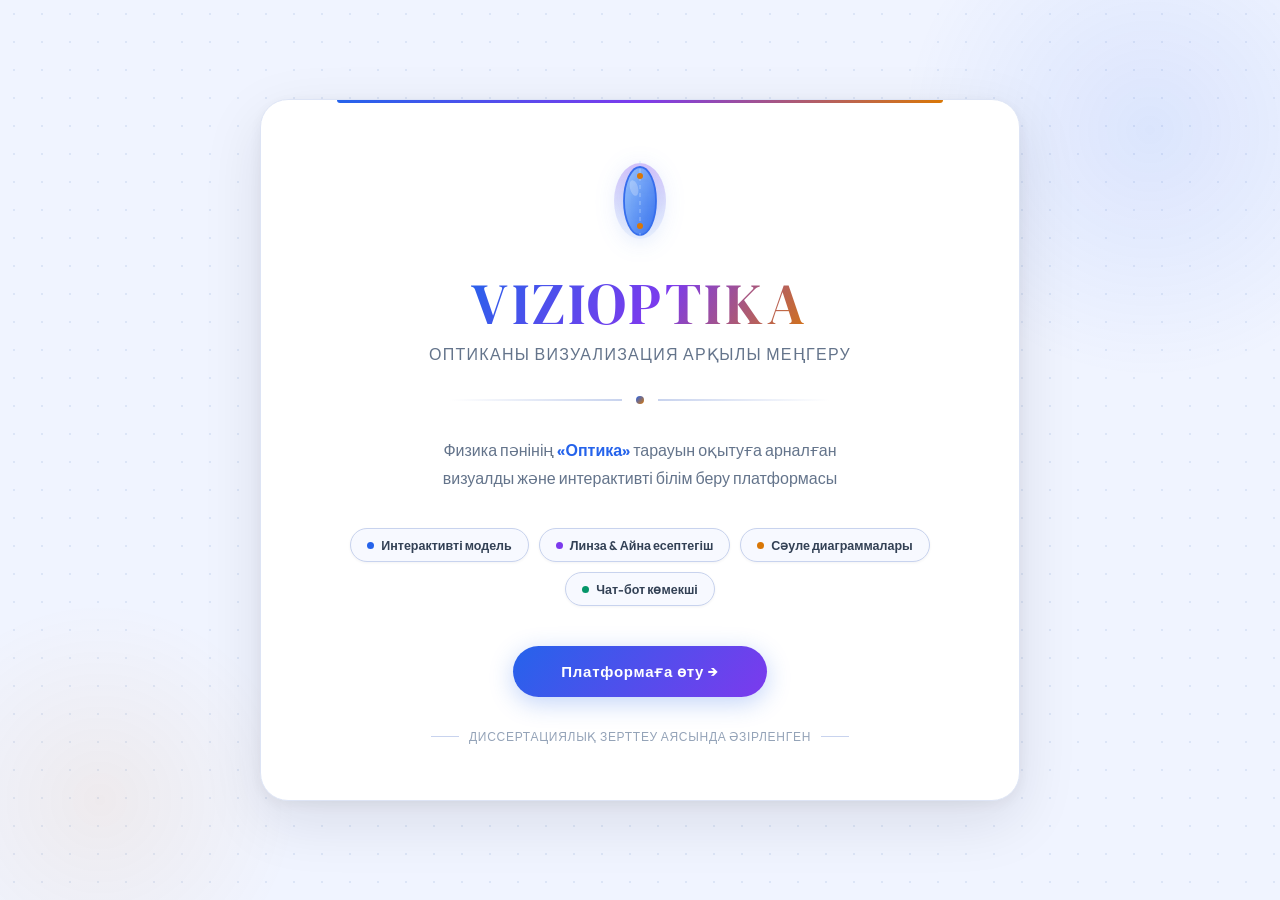
<file: index.html>
<!DOCTYPE html>
<html lang="kk">

<head>
    <meta charset="UTF-8">
    <meta name="viewport" content="width=device-width, initial-scale=1.0">
    <title>VIZIOPTIKA</title>
    <link
        href="https://fonts.googleapis.com/css2?family=Outfit:wght@300;400;500;600;700;800&family=DM+Serif+Display:ital@0;1&display=swap"
        rel="stylesheet">
    <style>
        /* ── VARIABLES (same as main site) ─────────────────────────────────────── */
        :root {
            --bg: #f0f4ff;
            --card: #ffffff;
            --card2: #f7f9ff;
            --border: #dde4f5;
            --border2: #c8d3ee;
            --primary: #2563eb;
            --primary-lt: #dbeafe;
            --accent: #d97706;
            --accent-lt: #fef3c7;
            --purple: #7c3aed;
            --text: #0f172a;
            --text2: #334155;
            --muted: #64748b;
            --muted2: #94a3b8;
            --shadow: 0 4px 16px rgba(15, 23, 42, .08), 0 1px 4px rgba(15, 23, 42, .04);
            --shadow-lg: 0 20px 60px rgba(15, 23, 42, .10), 0 4px 16px rgba(15, 23, 42, .06);
            --shadow-blue: 0 6px 24px rgba(37, 99, 235, .18);
        }

        *,
        *::before,
        *::after {
            box-sizing: border-box;
            margin: 0;
            padding: 0;
        }

        html {
            scroll-behavior: smooth;
        }

        body {
            font-family: 'Outfit', sans-serif;
            background: var(--bg);
            color: var(--text);
            min-height: 100vh;
            display: flex;
            align-items: center;
            justify-content: center;
            padding: 24px 16px;
            -webkit-font-smoothing: antialiased;
            position: relative;
            overflow-x: hidden;
        }

        /* Dot-grid background — same as main site */
        body::before {
            content: '';
            position: fixed;
            inset: 0;
            background-image: radial-gradient(circle, #b8c8e8 1px, transparent 1px);
            background-size: 28px 28px;
            opacity: .35;
            pointer-events: none;
            z-index: 0;
        }

        /* Colour blob top-right — same as main site */
        body::after {
            content: '';
            position: fixed;
            top: -120px;
            right: -120px;
            width: 500px;
            height: 500px;
            background: radial-gradient(circle, rgba(37, 99, 235, .10) 0%, transparent 70%);
            pointer-events: none;
            z-index: 0;
        }

        /* Second blob bottom-left */
        .blob2 {
            position: fixed;
            bottom: -100px;
            left: -100px;
            width: 400px;
            height: 400px;
            background: radial-gradient(circle, rgba(217, 119, 6, .07) 0%, transparent 70%);
            pointer-events: none;
            z-index: 0;
        }

        /* ── CARD ───────────────────────────────────────────────────────────────── */
        .title-card {
            position: relative;
            z-index: 1;
            max-width: 760px;
            width: 100%;
            background: var(--card);
            border: 1.5px solid var(--border);
            border-radius: 28px;
            padding: 56px 52px;
            box-shadow: var(--shadow-lg);
            text-align: center;
            animation: fadeUp .6s ease both;
        }

        /* Subtle top accent line */
        .title-card::before {
            content: '';
            position: absolute;
            top: 0;
            left: 10%;
            right: 10%;
            height: 3px;
            background: linear-gradient(90deg, var(--primary), var(--purple), var(--accent));
            border-radius: 0 0 4px 4px;
        }

        /* ── LENS ICON ──────────────────────────────────────────────────────────── */
        .lens-icon {
            display: flex;
            justify-content: center;
            margin-bottom: 28px;
        }

        .lens-icon svg {
            filter: drop-shadow(0 4px 12px rgba(37, 99, 235, .20));
            animation: pulse 3s ease-in-out infinite;
        }

        @keyframes pulse {

            0%,
            100% {
                transform: scale(1);
            }

            50% {
                transform: scale(1.04);
            }
        }

        /* ── TITLE ──────────────────────────────────────────────────────────────── */
        .project {
            font-family: 'DM Serif Display', serif;
            font-size: clamp(2.4rem, 7vw, 3.6rem);
            font-weight: 400;
            letter-spacing: .06em;
            color: var(--text);
            margin-bottom: 10px;
            line-height: 1.05;
        }

        .project .grad {
            background: linear-gradient(125deg, var(--primary) 0%, var(--purple) 55%, var(--accent) 100%);
            -webkit-background-clip: text;
            -webkit-text-fill-color: transparent;
            background-clip: text;
        }

        .tagline {
            font-size: 1rem;
            font-weight: 500;
            color: var(--muted);
            letter-spacing: .08em;
            text-transform: uppercase;
            margin-bottom: 32px;
        }

        /* ── DIVIDER ────────────────────────────────────────────────────────────── */
        .divider {
            display: flex;
            align-items: center;
            gap: 14px;
            margin: 0 auto 32px;
            max-width: 380px;
        }

        .divider-line {
            flex: 1;
            height: 1.5px;
            background: linear-gradient(90deg, transparent, var(--border2));
        }

        .divider-line.right {
            background: linear-gradient(90deg, var(--border2), transparent);
        }

        .divider-dot {
            width: 8px;
            height: 8px;
            border-radius: 50%;
            background: linear-gradient(135deg, var(--primary), var(--accent));
            flex-shrink: 0;
        }

        /* ── DESCRIPTION ────────────────────────────────────────────────────────── */
        .description {
            font-size: 1rem;
            line-height: 1.75;
            color: var(--muted);
            margin-bottom: 36px;
            max-width: 520px;
            margin-left: auto;
            margin-right: auto;
        }

        .description b {
            color: var(--primary);
            font-weight: 700;
        }

        /* ── FEATURE PILLS ──────────────────────────────────────────────────────── */
        .features {
            display: flex;
            flex-wrap: wrap;
            gap: 10px;
            justify-content: center;
            margin-bottom: 40px;
        }

        .feat-chip {
            display: flex;
            align-items: center;
            gap: 7px;
            padding: 8px 16px;
            border-radius: 20px;
            border: 1.5px solid var(--border2);
            background: var(--card2);
            font-size: 12.5px;
            font-weight: 600;
            color: var(--text2);
            box-shadow: 0 1px 3px rgba(15, 23, 42, .05);
        }

        .feat-chip .dot {
            width: 7px;
            height: 7px;
            border-radius: 50%;
            flex-shrink: 0;
        }

        /* ── BUTTON ─────────────────────────────────────────────────────────────── */
        .action-btn {
            display: inline-block;
            padding: 16px 48px;
            border-radius: 50px;
            background: linear-gradient(130deg, var(--primary) 0%, var(--purple) 100%);
            color: #fff;
            font-size: 15px;
            font-family: 'Outfit', sans-serif;
            font-weight: 700;
            letter-spacing: .05em;
            text-decoration: none;
            box-shadow: 0 6px 24px rgba(37, 99, 235, .28);
            transition: transform .2s, box-shadow .2s, opacity .2s;
            margin-bottom: 32px;
        }

        .action-btn:hover {
            transform: translateY(-3px);
            box-shadow: 0 12px 36px rgba(37, 99, 235, .38);
            opacity: .94;
        }

        .action-btn:active {
            transform: translateY(0);
        }

        /* ── FOOTER ─────────────────────────────────────────────────────────────── */
        .footer {
            font-size: 12px;
            color: var(--muted2);
            letter-spacing: .06em;
            text-transform: uppercase;
            font-weight: 500;
            display: flex;
            align-items: center;
            justify-content: center;
            gap: 10px;
        }

        .footer::before,
        .footer::after {
            content: '';
            width: 28px;
            height: 1px;
            background: var(--border2);
        }

        /* ── ANIMATIONS ─────────────────────────────────────────────────────────── */
        @keyframes fadeUp {
            from {
                opacity: 0;
                transform: translateY(20px);
            }

            to {
                opacity: 1;
                transform: translateY(0);
            }
        }

        /* ── RESPONSIVE ─────────────────────────────────────────────────────────── */
        @media (max-width: 600px) {
            .title-card {
                padding: 40px 24px;
                border-radius: 22px;
            }

            .project {
                font-size: 2.1rem;
            }

            .tagline {
                font-size: .9rem;
            }

            .description {
                font-size: .95rem;
            }

            .action-btn {
                padding: 14px 36px;
                font-size: 14px;
            }

            .features {
                gap: 8px;
            }

            .feat-chip {
                font-size: 12px;
                padding: 7px 13px;
            }
        }
    </style>
</head>

<body>

    <div class="blob2"></div>

    <div class="title-card">

        <!-- Lens SVG icon -->
        <div class="lens-icon">
            <svg width="72" height="90" viewBox="0 0 72 90">
                <defs>
                    <linearGradient id="lg" x1="0%" y1="0%" x2="100%" y2="100%">
                        <stop offset="0%" style="stop-color:#93c5fd" />
                        <stop offset="100%" style="stop-color:#2563eb" />
                    </linearGradient>
                    <linearGradient id="lg2" x1="0%" y1="0%" x2="0%" y2="100%">
                        <stop offset="0%" style="stop-color:#7c3aed;stop-opacity:.3" />
                        <stop offset="100%" style="stop-color:#2563eb;stop-opacity:.05" />
                    </linearGradient>
                </defs>
                <!-- Glow ellipse -->
                <ellipse cx="36" cy="45" rx="26" ry="38" fill="url(#lg2)" />
                <!-- Lens body -->
                <ellipse cx="36" cy="45" rx="16" ry="34" fill="url(#lg)" stroke="#2563eb" stroke-width="1.8"
                    opacity=".9" />
                <!-- Shine -->
                <ellipse cx="30" cy="32" rx="4" ry="8" fill="white" opacity=".25" transform="rotate(-15 30 32)" />
                <!-- Optical axis -->
                <line x1="36" y1="5" x2="36" y2="85" stroke="#bfdbfe" stroke-width="1" stroke-dasharray="4,4"
                    opacity=".6" />
                <!-- Focal point dots -->
                <circle cx="36" cy="20" r="3" fill="#d97706" />
                <circle cx="36" cy="70" r="3" fill="#d97706" />
            </svg>
        </div>

        <!-- Title -->
        <div class="project"><span class="grad">VIZIOPTIKA</span></div>
        <div class="tagline">Оптиканы визуализация арқылы меңгеру</div>

        <!-- Divider -->
        <div class="divider">
            <div class="divider-line"></div>
            <div class="divider-dot"></div>
            <div class="divider-line right"></div>
        </div>

        <!-- Description -->
        <div class="description">
            Физика пәнінің <b>«Оптика»</b> тарауын оқытуға арналған<br>
            визуалды және интерактивті білім беру платформасы
        </div>

        <!-- Feature chips -->
        <div class="features">
            <div class="feat-chip">
                <div class="dot" style="background:#2563eb"></div>
                Интерактивті модель
            </div>
            <div class="feat-chip">
                <div class="dot" style="background:#7c3aed"></div>
                Линза & Айна есептегіш
            </div>
            <div class="feat-chip">
                <div class="dot" style="background:#d97706"></div>
                Сәуле диаграммалары
            </div>
            <div class="feat-chip">
                <div class="dot" style="background:#059669"></div>
                Чат-бот көмекші
            </div>
        </div>

        <!-- CTA -->
        <div>
            <a href="graphic.html" class="action-btn">Платформаға өту →</a>
        </div>

        <!-- Footer -->
        <div class="footer">Диссертациялық зерттеу аясында әзірленген</div>

    </div>
</body>

</html>
</file>
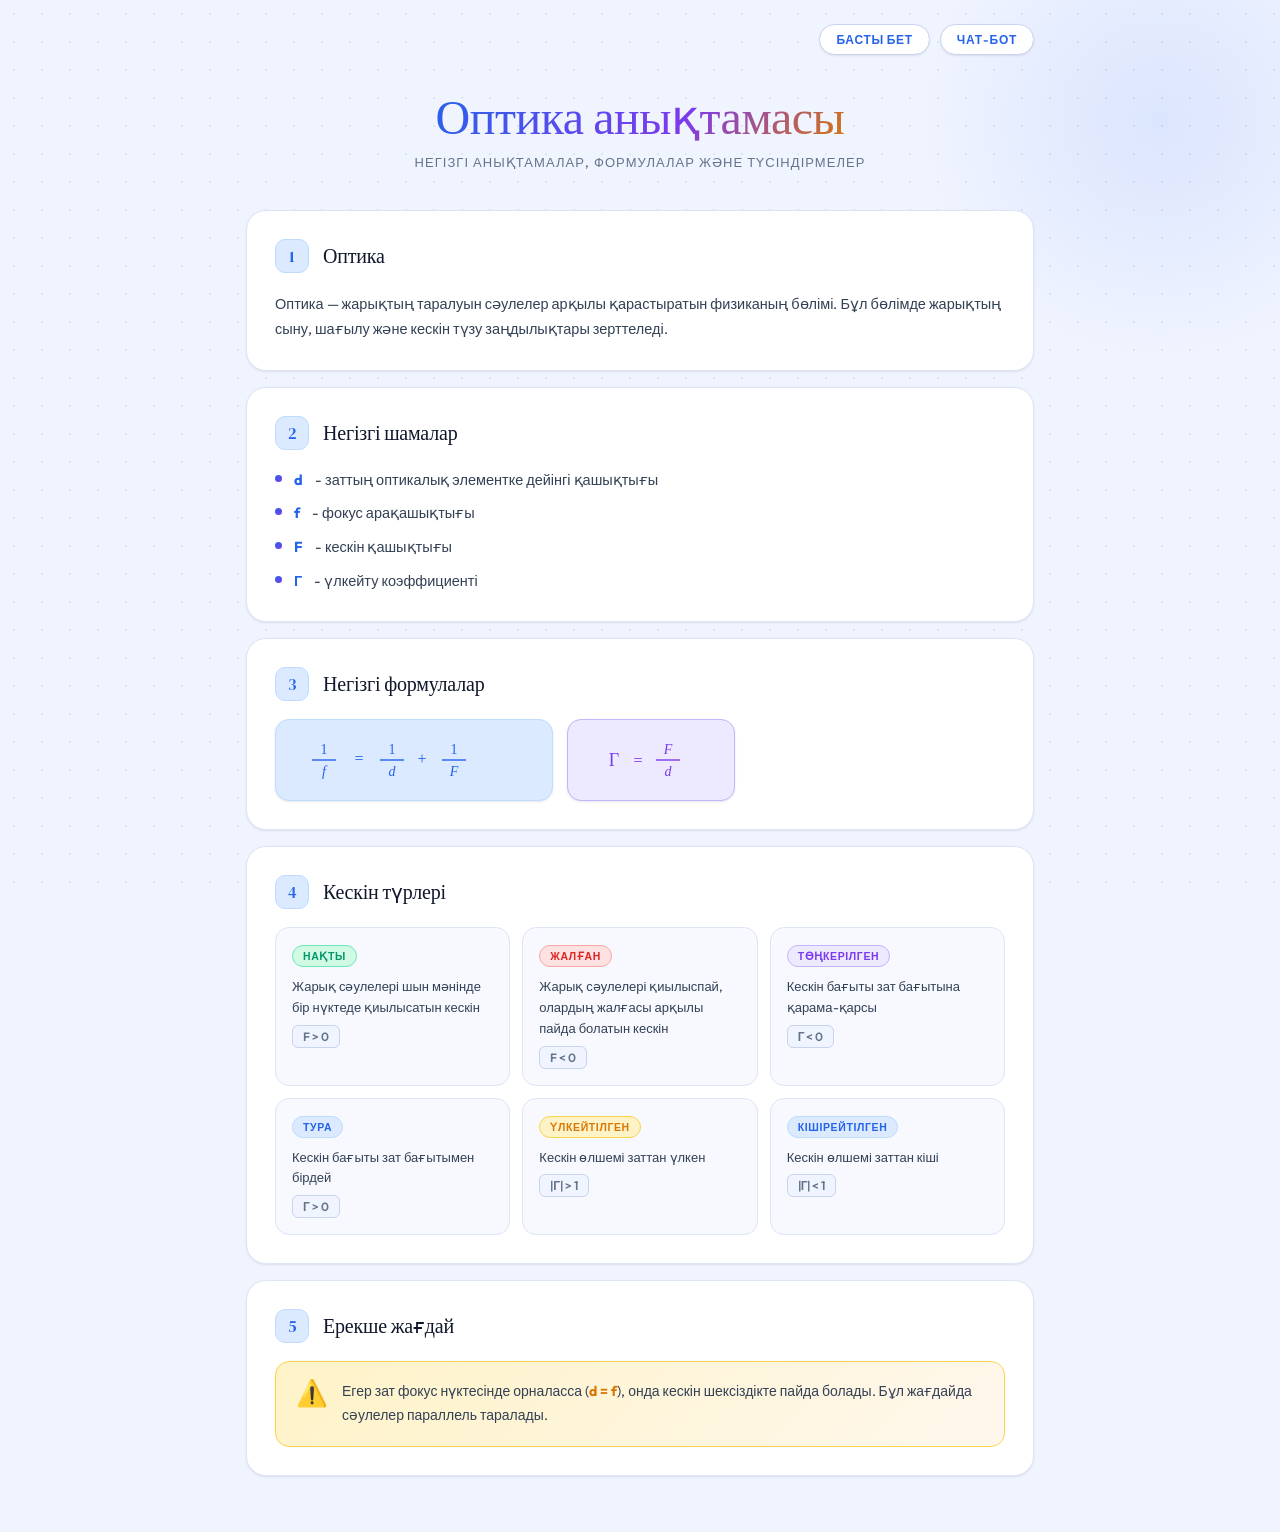
<file: anyqtama.html>
<!DOCTYPE html>
<html lang="kk">

<head>
    <meta charset="UTF-8">
    <meta name="viewport" content="width=device-width, initial-scale=1.0">
    <title>Анықтама – Оптика</title>
    <link
        href="https://fonts.googleapis.com/css2?family=Outfit:wght@300;400;500;600;700;800&family=DM+Serif+Display:ital@0;1&display=swap"
        rel="stylesheet">

    <style>
        /* ── VARIABLES ──────────────────────────────────────────────────────────── */
        :root {
            --bg: #f0f4ff;
            --card: #ffffff;
            --card2: #f7f9ff;
            --border: #dde4f5;
            --border2: #c8d3ee;
            --primary: #2563eb;
            --primary-lt: #dbeafe;
            --accent: #d97706;
            --accent-lt: #fef3c7;
            --green: #059669;
            --green-lt: #d1fae5;
            --purple: #7c3aed;
            --purple-lt: #ede9fe;
            --text: #0f172a;
            --text2: #334155;
            --muted: #64748b;
            --muted2: #94a3b8;
            --shadow-sm: 0 1px 3px rgba(15, 23, 42, .06), 0 1px 2px rgba(15, 23, 42, .04);
            --shadow: 0 4px 16px rgba(15, 23, 42, .08), 0 1px 4px rgba(15, 23, 42, .04);
            --shadow-blue: 0 6px 24px rgba(37, 99, 235, .15);
        }

        *,
        *::before,
        *::after {
            box-sizing: border-box;
            margin: 0;
            padding: 0;
        }

        html {
            scroll-behavior: smooth;
        }

        body {
            font-family: 'Outfit', sans-serif;
            background: var(--bg);
            color: var(--text);
            min-height: 100vh;
            -webkit-font-smoothing: antialiased;
            position: relative;
        }

        /* Dot-grid */
        body::before {
            content: '';
            position: fixed;
            inset: 0;
            background-image: radial-gradient(circle, #b8c8e8 1px, transparent 1px);
            background-size: 28px 28px;
            opacity: .35;
            pointer-events: none;
            z-index: 0;
        }

        /* Colour blob */
        body::after {
            content: '';
            position: fixed;
            top: -120px;
            right: -120px;
            width: 480px;
            height: 480px;
            background: radial-gradient(circle, rgba(37, 99, 235, .10) 0%, transparent 70%);
            pointer-events: none;
            z-index: 0;
        }

        /* ── LAYOUT ─────────────────────────────────────────────────────────────── */
        .wrapper {
            max-width: 820px;
            margin: 0 auto;
            padding: 24px 16px 56px;
            position: relative;
            z-index: 1;
        }

        /* ── NAV ────────────────────────────────────────────────────────────────── */
        .nav {
            display: flex;
            justify-content: flex-end;
            gap: 10px;
            margin-bottom: 36px;
            flex-wrap: wrap;
        }

        .nav a {
            color: var(--primary);
            text-decoration: none;
            font-size: 12px;
            font-weight: 600;
            letter-spacing: .06em;
            text-transform: uppercase;
            padding: 7px 16px;
            border: 1.5px solid var(--border2);
            border-radius: 30px;
            background: var(--card);
            box-shadow: var(--shadow-sm);
            transition: all .2s;
        }

        .nav a:hover {
            border-color: var(--primary);
            background: var(--primary-lt);
            transform: translateY(-1px);
            box-shadow: var(--shadow-blue);
        }

        /* ── PAGE HEADER ────────────────────────────────────────────────────────── */
        .page-header {
            text-align: center;
            margin-bottom: 40px;
            animation: fadeDown .5s ease both;
        }

        .page-header h1 {
            font-family: 'DM Serif Display', serif;
            font-size: clamp(2rem, 5vw, 3rem);
            font-weight: 400;
            color: var(--text);
            line-height: 1.1;
            letter-spacing: -.01em;
            margin-bottom: 10px;
        }

        .page-header h1 span {
            background: linear-gradient(125deg, var(--primary) 0%, var(--purple) 60%, var(--accent) 100%);
            -webkit-background-clip: text;
            -webkit-text-fill-color: transparent;
            background-clip: text;
        }

        .page-header .subtitle {
            color: var(--muted);
            font-size: 13px;
            letter-spacing: .08em;
            text-transform: uppercase;
            font-weight: 500;
        }

        /* ── SECTIONS ───────────────────────────────────────────────────────────── */
        .sections {
            display: flex;
            flex-direction: column;
            gap: 16px;
        }

        .section {
            background: var(--card);
            border: 1.5px solid var(--border);
            border-radius: 20px;
            padding: 28px 28px;
            box-shadow: var(--shadow-sm);
            animation: fadeUp .45s ease both;
            transition: box-shadow .2s;
        }

        .section:hover {
            box-shadow: var(--shadow);
        }

        /* stagger */
        .section:nth-child(1) {
            animation-delay: .08s;
        }

        .section:nth-child(2) {
            animation-delay: .14s;
        }

        .section:nth-child(3) {
            animation-delay: .20s;
        }

        .section:nth-child(4) {
            animation-delay: .26s;
        }

        .section:nth-child(5) {
            animation-delay: .32s;
        }

        /* Section number + title row */
        .section-head {
            display: flex;
            align-items: center;
            gap: 14px;
            margin-bottom: 18px;
        }

        .section-num {
            width: 34px;
            height: 34px;
            border-radius: 10px;
            background: var(--primary-lt);
            border: 1.5px solid #bfdbfe;
            color: var(--primary);
            font-family: 'DM Serif Display', serif;
            font-size: 1rem;
            display: flex;
            align-items: center;
            justify-content: center;
            flex-shrink: 0;
            font-weight: 400;
        }

        .section h2 {
            font-family: 'DM Serif Display', serif;
            font-size: 1.25rem;
            font-weight: 400;
            color: var(--text);
            letter-spacing: -.01em;
        }

        /* Body text */
        .section p {
            font-size: 14.5px;
            line-height: 1.75;
            color: var(--text2);
        }

        /* ── LIST ───────────────────────────────────────────────────────────────── */
        .list {
            list-style: none;
            display: flex;
            flex-direction: column;
            gap: 10px;
        }

        .list li {
            display: flex;
            align-items: flex-start;
            gap: 12px;
            font-size: 14.5px;
            line-height: 1.65;
            color: var(--text2);
        }

        .list li::before {
            content: '';
            width: 7px;
            height: 7px;
            border-radius: 50%;
            background: linear-gradient(135deg, var(--primary), var(--purple));
            flex-shrink: 0;
            margin-top: 7px;
        }

        .list li b {
            color: var(--primary);
            font-weight: 700;
        }

        /* ── FORMULA PILLS ──────────────────────────────────────────────────────── */
        .formula-row {
            display: flex;
            flex-wrap: wrap;
            gap: 14px;
            margin-top: 6px;
        }

        .formula-pill {
            display: inline-flex;
            align-items: center;
            justify-content: center;
            padding: 14px 28px;
            background: var(--primary-lt);
            border: 1.5px solid #bfdbfe;
            border-radius: 14px;
            color: var(--primary);
            font-size: 1.1rem;
            box-shadow: var(--shadow-sm);
            min-height: 60px;
        }

        .formula-pill.gamma {
            background: var(--purple-lt);
            border-color: #c4b5fd;
            color: var(--purple);
        }



        /* ── IMAGE TYPE CARDS (section 4) ───────────────────────────────────────── */
        .img-types {
            display: grid;
            grid-template-columns: repeat(auto-fit, minmax(200px, 1fr));
            gap: 12px;
        }

        .img-type-card {
            background: var(--card2);
            border: 1.5px solid var(--border);
            border-radius: 14px;
            padding: 16px 16px;
            transition: box-shadow .2s, transform .2s;
        }

        .img-type-card:hover {
            box-shadow: var(--shadow);
            transform: translateY(-2px);
        }

        .img-type-card .badge {
            display: inline-block;
            font-size: 10.5px;
            font-weight: 700;
            letter-spacing: .06em;
            text-transform: uppercase;
            padding: 3px 10px;
            border-radius: 20px;
            margin-bottom: 9px;
        }

        .badge-green {
            background: var(--green-lt);
            color: var(--green);
            border: 1px solid #6ee7b7;
        }

        .badge-red {
            background: #fee2e2;
            color: #dc2626;
            border: 1px solid #fca5a5;
        }

        .badge-blue {
            background: var(--primary-lt);
            color: var(--primary);
            border: 1px solid #bfdbfe;
        }

        .badge-purple {
            background: var(--purple-lt);
            color: var(--purple);
            border: 1px solid #c4b5fd;
        }

        .badge-amber {
            background: var(--accent-lt);
            color: var(--accent);
            border: 1px solid #fcd34d;
        }

        .img-type-card p {
            font-size: 13px;
            line-height: 1.6;
            color: var(--text2);
        }

        .img-type-card p b {
            color: var(--text);
            font-weight: 700;
        }

        .img-type-card .cond {
            display: inline-block;
            margin-top: 7px;
            font-size: 12px;
            font-weight: 600;
            color: var(--muted);
            background: var(--bg);
            padding: 3px 10px;
            border-radius: 6px;
            border: 1px solid var(--border2);
        }

        /* ── SPECIAL CASE CARD (section 5) ─────────────────────────────────────── */
        .special-card {
            background: linear-gradient(135deg, var(--accent-lt) 0%, #fff7ed 100%);
            border: 1.5px solid #fcd34d;
            border-radius: 14px;
            padding: 18px 20px;
            display: flex;
            gap: 14px;
            align-items: flex-start;
        }

        .special-icon {
            font-size: 1.6rem;
            flex-shrink: 0;
            line-height: 1;
        }

        .special-card p {
            font-size: 14px;
            line-height: 1.7;
            color: var(--text2);
        }

        .special-card p b {
            color: var(--accent);
        }

        /* ── ANIMATIONS ─────────────────────────────────────────────────────────── */
        @keyframes fadeDown {
            from {
                opacity: 0;
                transform: translateY(-14px);
            }

            to {
                opacity: 1;
                transform: translateY(0);
            }
        }

        @keyframes fadeUp {
            from {
                opacity: 0;
                transform: translateY(12px);
            }

            to {
                opacity: 1;
                transform: translateY(0);
            }
        }

        /* ── RESPONSIVE ─────────────────────────────────────────────────────────── */
        @media (max-width: 600px) {
            .wrapper {
                padding: 16px 12px 40px;
            }

            .section {
                padding: 20px 18px;
            }

            .page-header h1 {
                font-size: 1.9rem;
            }

            .formula-row {
                gap: 10px;
            }

            .formula-pill {
                padding: 12px 18px;
                font-size: 1rem;
                min-height: 52px;
            }

            .img-types {
                grid-template-columns: 1fr 1fr;
            }
        }

        @media (max-width: 400px) {
            .img-types {
                grid-template-columns: 1fr;
            }
        }
    </style>
</head>

<body>
    <div class="wrapper">

        <nav class="nav">
            <a href="graphic.html">Басты бет</a>
            <a href="chat_bot.html">Чат-бот</a>
        </nav>

        <div class="page-header">
            <h1><span>Оптика анықтамасы</span></h1>
            <p class="subtitle">Негізгі анықтамалар, формулалар және түсіндірмелер</p>
        </div>

        <div class="sections">

            <!-- 1. Оптика -->
            <div class="section">
                <div class="section-head">
                    <div class="section-num">1</div>
                    <h2>Оптика</h2>
                </div>
                <p>
                    Оптика — жарықтың таралуын сәулелер арқылы қарастыратын физиканың бөлімі.
                    Бұл бөлімде жарықтың сыну, шағылу және кескін түзу заңдылықтары зерттеледі.
                </p>
            </div>

            <!-- 2. Негізгі шамалар -->
            <div class="section">
                <div class="section-head">
                    <div class="section-num">2</div>
                    <h2>Негізгі шамалар</h2>
                </div>
                <ul class="list">
                    <li><b>d</b> -  заттың оптикалық элементке дейінгі қашықтығы</li>
                    <li><b>f</b> -  фокус арақашықтығы</li>
                    <li><b>F</b> -  кескін қашықтығы</li>
                    <li><b>Г</b> -  үлкейту коэффициенті</li>
                </ul>
            </div>

            <!-- 3. Формулалар -->
            <div class="section">
                <div class="section-head">
                    <div class="section-num">3</div>
                    <h2>Негізгі формулалар</h2>
                </div>
                <div class="formula-row">
                    <!-- 1/f = 1/d + 1/F -->
                    <div class="formula-pill">
                        <svg viewBox="0 0 220 52" height="52" style="display:block">
                            <defs>
                                <style>
                                    .fm {
                                        font-family: Georgia, 'Times New Roman', serif;
                                        fill: #2563eb;
                                    }

                                    .op {
                                        font-family: Georgia, 'Times New Roman', serif;
                                        fill: #2563eb;
                                    }
                                </style>
                            </defs>
                            <!-- 1/f -->
                            <text x="20" y="20" text-anchor="middle" font-size="14" class="fm">1</text>
                            <line x1="8" y1="26" x2="32" y2="26" stroke="#2563eb" stroke-width="1.4" />
                            <text x="20" y="42" text-anchor="middle" font-size="14" class="fm"
                                font-style="italic">f</text>
                            <!-- = -->
                            <text x="55" y="30" text-anchor="middle" font-size="16" class="op">=</text>
                            <!-- 1/d -->
                            <text x="88" y="20" text-anchor="middle" font-size="14" class="fm">1</text>
                            <line x1="76" y1="26" x2="100" y2="26" stroke="#2563eb" stroke-width="1.4" />
                            <text x="88" y="42" text-anchor="middle" font-size="14" class="fm"
                                font-style="italic">d</text>
                            <!-- + -->
                            <text x="118" y="30" text-anchor="middle" font-size="16" class="op">+</text>
                            <!-- 1/F -->
                            <text x="150" y="20" text-anchor="middle" font-size="14" class="fm">1</text>
                            <line x1="138" y1="26" x2="162" y2="26" stroke="#2563eb" stroke-width="1.4" />
                            <text x="150" y="42" text-anchor="middle" font-size="14" class="fm"
                                font-style="italic">F</text>
                        </svg>
                    </div>

                    <!-- Γ = F/d -->
                    <div class="formula-pill gamma">
                        <svg viewBox="0 0 110 52" height="52" style="display:block">
                            <defs>
                                <style>
                                    .gm {
                                        font-family: Georgia, 'Times New Roman', serif;
                                        fill: #7c3aed;
                                    }
                                </style>
                            </defs>
                            <!-- Γ -->
                            <text x="18" y="32" text-anchor="middle" font-size="18" class="gm">Γ</text>
                            <!-- = -->
                            <text x="42" y="32" text-anchor="middle" font-size="16" class="gm">=</text>
                            <!-- F/d -->
                            <text x="72" y="20" text-anchor="middle" font-size="14" class="gm"
                                font-style="italic">F</text>
                            <line x1="60" y1="26" x2="84" y2="26" stroke="#7c3aed" stroke-width="1.4" />
                            <text x="72" y="42" text-anchor="middle" font-size="14" class="gm"
                                font-style="italic">d</text>
                        </svg>
                    </div>
                </div>
            </div>

            <!-- 4. Кескін түрлері -->
            <div class="section">
                <div class="section-head">
                    <div class="section-num">4</div>
                    <h2>Кескін түрлері</h2>
                </div>
                <div class="img-types">
                    <div class="img-type-card">
                        <div class="badge badge-green">Нақты</div>
                        <p>Жарық сәулелері шын мәнінде бір нүктеде қиылысатын кескін</p>
                        <div class="cond">F &gt; 0</div>
                    </div>
                    <div class="img-type-card">
                        <div class="badge badge-red">Жалған</div>
                        <p>Жарық сәулелері қиылыспай, олардың жалғасы арқылы пайда болатын кескін</p>
                        <div class="cond">F &lt; 0</div>
                    </div>
                    <div class="img-type-card">
                        <div class="badge badge-purple">Төңкерілген</div>
                        <p>Кескін бағыты зат бағытына қарама-қарсы</p>
                        <div class="cond">Г &lt; 0</div>
                    </div>
                    <div class="img-type-card">
                        <div class="badge badge-blue">Тура</div>
                        <p>Кескін бағыты зат бағытымен бірдей</p>
                        <div class="cond">Г &gt; 0</div>
                    </div>
                    <div class="img-type-card">
                        <div class="badge badge-amber">Үлкейтілген</div>
                        <p>Кескін өлшемі заттан үлкен</p>
                        <div class="cond">|Г| &gt; 1</div>
                    </div>
                    <div class="img-type-card">
                        <div class="badge badge-blue">Кішірейтілген</div>
                        <p>Кескін өлшемі заттан кіші</p>
                        <div class="cond">|Г| &lt; 1</div>
                    </div>
                </div>
            </div>

            <!-- 5. Ерекше жағдай -->
            <div class="section">
                <div class="section-head">
                    <div class="section-num">5</div>
                    <h2>Ерекше жағдай</h2>
                </div>
                <div class="special-card">
                    <div class="special-icon">⚠️</div>
                    <p>
                        Егер зат фокус нүктесінде орналасса (<b>d = f</b>),
                        онда кескін шексіздікте пайда болады.
                        Бұл жағдайда сәулелер параллель таралады.
                    </p>
                </div>
            </div>

        </div><!-- /sections -->
    </div><!-- /wrapper -->
</body>

</html>
</file>
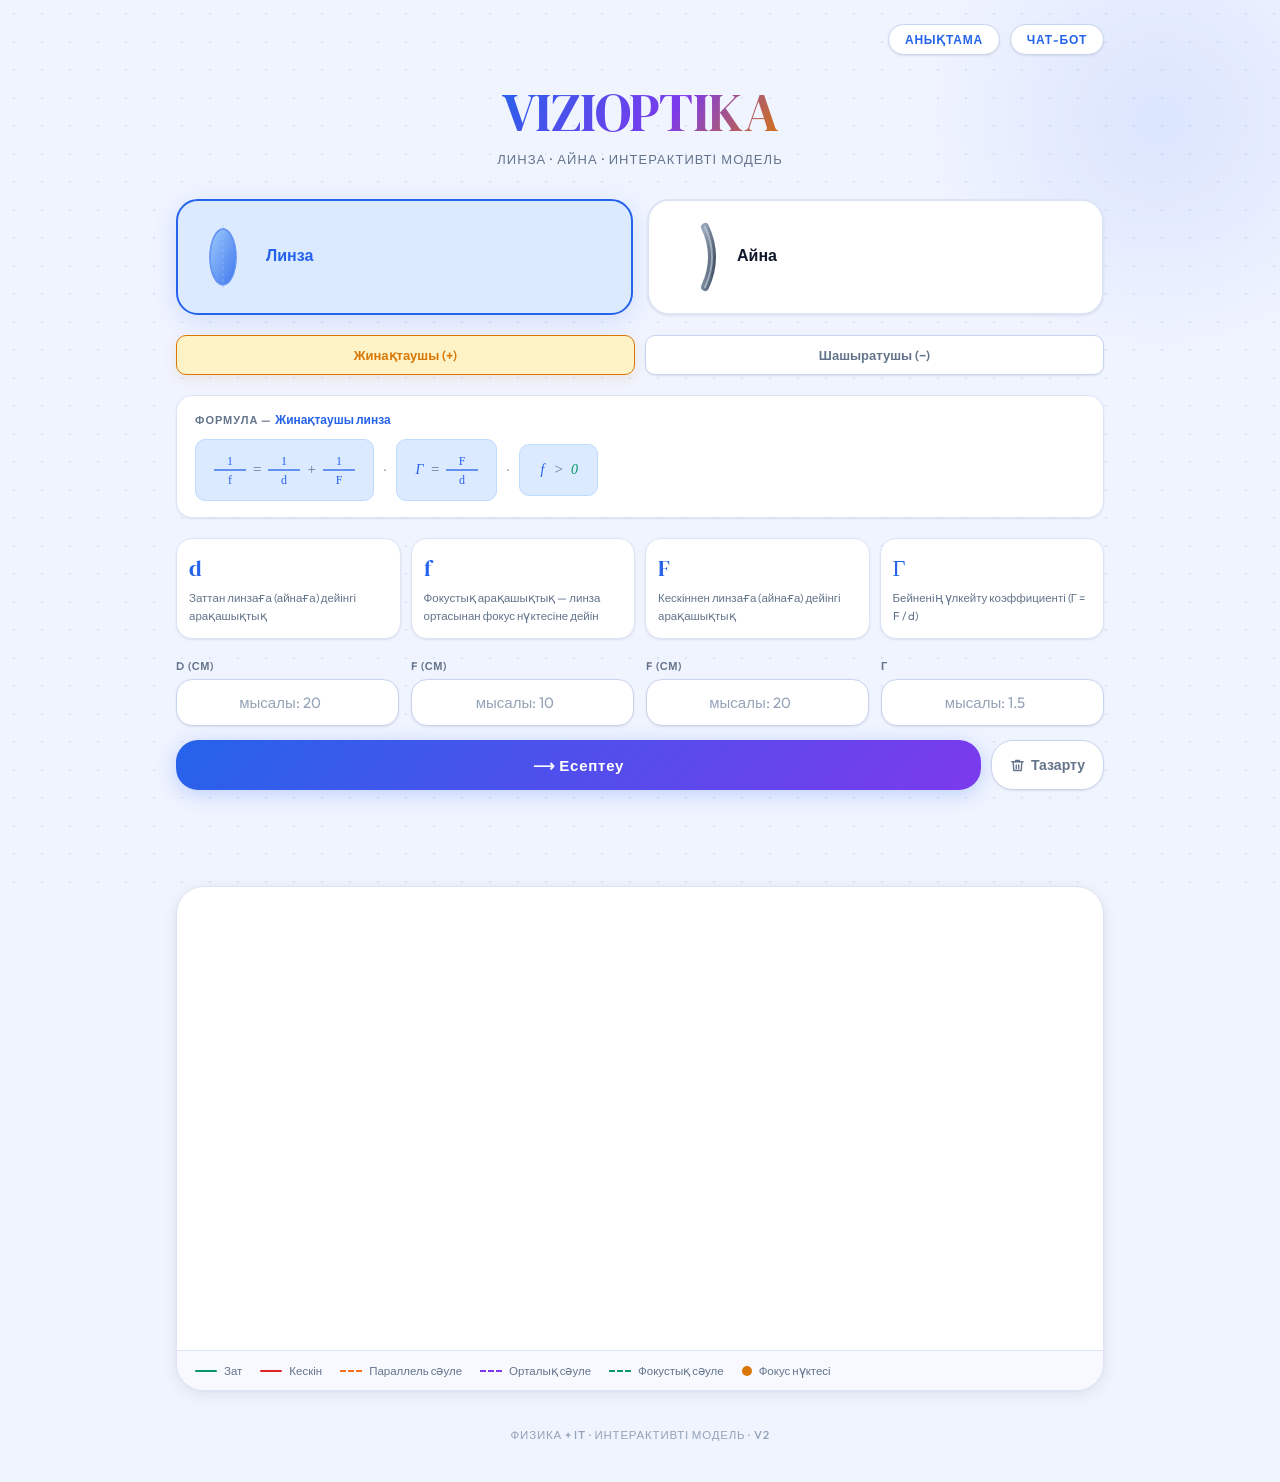
<file: graphic.html>
<!DOCTYPE html>
<html lang="kk">

<head>
    <meta charset="UTF-8">
    <meta name="viewport" content="width=device-width, initial-scale=1.0">
    <title>Оптика – Интерактивті модель</title>
    <link rel="stylesheet" href="css/style.css">
</head>
</head>

<body>
    <div class="wrapper">

        <nav class="nav">
            <a href="anyqtama.html">Анықтама</a>
            <a href="chat_bot.html">Чат-бот</a>
        </nav>

        <div class="header">
            <h1><span class="grad">VIZIOPTIKA</span> <span class="plain"></span></h1>
            <p>Линза · Айна · Интерактивті модель</p>
        </div>

        <!-- Type Selector -->
        <div class="type-selector">
            <div class="type-card active" id="card-lens" onclick="selectType('lens')">
                <div class="type-icon">
                    <svg width="54" height="72" viewBox="0 0 54 72">
                        <defs>
                            <linearGradient id="lg" x1="0%" y1="0%" x2="100%" y2="100%">
                                <stop offset="0%" style="stop-color:#93c5fd" />
                                <stop offset="100%" style="stop-color:#2563eb" />
                            </linearGradient>
                        </defs>
                        <ellipse cx="27" cy="36" rx="13" ry="28" fill="url(#lg)" stroke="#2563eb" stroke-width="1.5"
                            opacity=".85" />
                        <ellipse cx="27" cy="36" rx="13" ry="28" fill="none" stroke="#bfdbfe" stroke-width="1"
                            opacity=".4" />
                        <line x1="27" y1="4" x2="27" y2="68" stroke="#93c5fd" stroke-width="1" stroke-dasharray="3,3"
                            opacity=".5" />
                    </svg>
                </div>
                <div class="type-info">
                    <h3>Линза</h3>
                </div>
            </div>
            <div class="type-card" id="card-mirror" onclick="selectType('mirror')">
                <div class="type-icon">
                    <svg width="54" height="72" viewBox="0 0 54 72">
                        <defs>
                            <linearGradient id="mg" x1="0%" y1="0%" x2="100%" y2="100%">
                                <stop offset="0%" style="stop-color:#94a3b8" />
                                <stop offset="100%" style="stop-color:#475569" />
                            </linearGradient>
                        </defs>
                        <path d="M38 6 Q52 36 38 66" stroke="url(#mg)" stroke-width="8" fill="none"
                            stroke-linecap="round" />
                        <path d="M38 6 Q52 36 38 66" stroke="#cbd5e1" stroke-width="2" fill="none"
                            stroke-linecap="round" opacity=".6" />
                    </svg>
                </div>
                <div class="type-info">
                    <h3>Айна</h3>
                </div>
            </div>
        </div>

        <!-- Subtype -->
        <div class="subtype-row">
            <button class="sub-btn active" id="sub1" onclick="selectSub(0)">Жинақтаушы (+)</button>
            <button class="sub-btn" id="sub2" onclick="selectSub(1)">Шашыратушы (−)</button>
        </div>

        <!-- Formula — dynamic, updated by JS -->
        <div class="formula-card" id="formula-card">
            <div class="formula-title">Формула — <span id="formula-note"></span></div>
            <div class="formula-body" id="formula-body">
                <!-- filled by updateFormula() -->
            </div>
        </div>

        <!-- Descriptions -->
        <div class="desc-grid">
            <div class="desc-item">
                <div class="desc-sym">d</div>
                <div class="desc-text">Заттан линзаға (айнаға) дейінгі арақашықтық</div>
            </div>
            <div class="desc-item">
                <div class="desc-sym">f</div>
                <div class="desc-text">Фокустық арақашықтық — линза ортасынан фокус нүктесіне дейін</div>
            </div>
            <div class="desc-item">
                <div class="desc-sym">F</div>
                <div class="desc-text">Кескіннен линзаға (айнаға) дейінгі арақашықтық</div>
            </div>
            <div class="desc-item">
                <div class="desc-sym">Г</div>
                <div class="desc-text">Бейненің үлкейту коэффициенті (Г = F / d)</div>
            </div>
        </div>

        <!-- Inputs -->
        <div class="inputs-grid">
            <div class="input-group">
                <label>d (см)</label>
                <input type="number" id="inp-d" placeholder="мысалы: 20">
            </div>
            <div class="input-group">
                <label>f (см)</label>
                <input type="number" id="inp-f" placeholder="мысалы: 10">
            </div>
            <div class="input-group">
                <label>F (см)</label>
                <input type="number" id="inp-F" placeholder="мысалы: 20">
            </div>
            <div class="input-group">
                <label>Г</label>
                <input type="number" id="inp-G" placeholder="мысалы: 1.5">
            </div>
        </div>

        <!-- Buttons -->
        <div class="btn-row">
            <button class="calc-btn" onclick="solve()">⟶ Есептеу</button>
            <button class="clear-btn" onclick="clearAll()" title="Барлығын тазарту">
                <svg width="15" height="15" viewBox="0 0 24 24" fill="none" stroke="currentColor" stroke-width="2.2"
                    stroke-linecap="round" stroke-linejoin="round">
                    <polyline points="3 6 5 6 21 6" />
                    <path d="M19 6l-1 14H6L5 6" />
                    <path d="M10 11v6" />
                    <path d="M14 11v6" />
                    <path d="M9 6V4h6v2" />
                </svg>
                Тазарту
            </button>
        </div>

        <p class="error-msg" id="error-msg"></p>
        <div class="result-chips" id="result-chips"></div>

        <!-- Canvas -->
        <div class="canvas-wrap">
            <canvas id="canvas"></canvas>
            <div class="legend">
                <div class="legend-item">
                    <div class="legend-line" style="background:#059669"></div> Зат
                </div>
                <div class="legend-item">
                    <div class="legend-line" style="background:#dc2626"></div> Кескін
                </div>
                <div class="legend-item">
                    <div class="legend-dash" style="border-color:#f97316"></div> Параллель сәуле
                </div>
                <div class="legend-item">
                    <div class="legend-dash" style="border-color:#7c3aed"></div> Орталық сәуле
                </div>
                <div class="legend-item">
                    <div class="legend-dash" style="border-color:#059669"></div> Фокустық сәуле
                </div>
                <div class="legend-item">
                    <div class="legend-dot" style="background:#d97706"></div> Фокус нүктесі
                </div>
            </div>
        </div>

        <div class="footer">ФИЗИКА + IT · Интерактивті модель · v2</div>
    </div>

    <script>
        /* ─── STATE ──────────────────────────────────────────────────────────────── */
        let currentType = 'lens';
        let currentSub = 0;

        /* ─── MATH SVG HELPERS ───────────────────────────────────────────────────── */
        // Builds a fraction as inline SVG: numerator / denominator
        function frac(num, den, color = '#2563eb') {
            const W = 36, H = 44, lineY = 22;
            return `<svg viewBox="0 0 ${W} ${H}" height="44" style="vertical-align:middle;overflow:visible">
    <text x="${W / 2}" y="${lineY - 5}" text-anchor="middle" font-size="12" font-family="Georgia,serif" fill="${color}">${num}</text>
    <line x1="2" y1="${lineY}" x2="${W - 2}" y2="${lineY}" stroke="${color}" stroke-width="1.3"/>
    <text x="${W / 2}" y="${lineY + 14}" text-anchor="middle" font-size="12" font-family="Georgia,serif" fill="${color}">${den}</text>
  </svg>`;
        }

        function sym(t, color = '#2563eb', size = 14) {
            const w = t.length * 9 + 4;
            return `<svg viewBox="0 0 ${w} 20" height="20" style="vertical-align:middle;overflow:visible">
    <text x="${w / 2}" y="14" text-anchor="middle" font-size="${size}" font-family="Georgia,serif" fill="${color}" font-style="italic">${t}</text>
  </svg>`;
        }

        function op(t, color = '#64748b') {
            return `<span style="font-family:Georgia,serif;color:${color};font-size:15px;vertical-align:middle;padding:0 3px">${t}</span>`;
        }

        // Builds a full formula pill as HTML string
        function mathPill(parts) {
            return `<span class="formula-eq">${parts.join('')}</span>`;
        }

        /* ─── FORMULA DEFINITIONS ────────────────────────────────────────────────── */
        function getFormulas(type, sub) {
            const c = '#2563eb';
            // 1/f = 1/d + 1/F
            const lensFormula = mathPill([frac('1', 'f', c), op('='), frac('1', 'd', c), op('+'), frac('1', 'F', c)]);

            // Γ = F/d  (converging)  or  Γ = −F/d  (mirror)
            const gammaLens = mathPill([sym('Γ', c), op('='), frac('F', 'd', c)]);
            const gammaMirror = mathPill([sym('Γ', c), op('='), op('−'), frac('F', 'd', c)]);

            const fPos = mathPill([sym('f', c), op('>'), sym('0', '#059669', 14)]);
            const fNeg = mathPill([sym('f', c), op('<'), sym('0', '#dc2626', 14)]);

            const labels = {
                lens0: 'Жинақтаушы линза',
                lens1: 'Шашыратушы линза',
                mirror0: 'Ойыс (жинақтаушы) айна',
                mirror1: 'Дөңес (шашыратушы) айна',
            };

            const key = type + sub;
            const pills = type === 'lens'
                ? [lensFormula, gammaLens, sub === 0 ? fPos : fNeg]
                : [lensFormula, gammaMirror, sub === 0 ? fPos : fNeg];

            return { note: labels[key], pills };
        }

        function updateFormula() {
            const { note, pills } = getFormulas(currentType, currentSub);
            const body = document.getElementById('formula-body');
            body.innerHTML = pills.map((p, i) =>
                p + (i < pills.length - 1 ? '<span class="formula-sep">·</span>' : '')
            ).join('');
            document.getElementById('formula-note').textContent = note;
        }

        /* ─── UI CONTROLS ────────────────────────────────────────────────────────── */
        function selectType(t) {
            currentType = t;
            document.getElementById('card-lens').classList.toggle('active', t === 'lens');
            document.getElementById('card-mirror').classList.toggle('active', t === 'mirror');
            const s1 = document.getElementById('sub1');
            const s2 = document.getElementById('sub2');
            if (t === 'lens') {
                s1.textContent = 'Жинақтаушы (+)';
                s2.textContent = 'Шашыратушы (−)';
            } else {
                s1.textContent = 'Ойыс (Жинақтаушы)';
                s2.textContent = 'Дөңес (Шашыратушы)';
            }
            updateFormula();
            clearAll(false);
        }

        function selectSub(s) {
            currentSub = s;
            document.getElementById('sub1').classList.toggle('active', s === 0);
            document.getElementById('sub2').classList.toggle('active', s === 1);
            updateFormula();
            clearAll(false);
        }

        function clearAll(resetCanvas = true) {
            document.getElementById('error-msg').textContent = '';
            document.getElementById('result-chips').innerHTML = '';
            ['inp-d', 'inp-f', 'inp-F', 'inp-G'].forEach(id => {
                const el = document.getElementById(id);
                el.value = '';
                el.classList.remove('computed');
            });
            if (resetCanvas) {
                const c = document.getElementById('canvas');
                c.getContext('2d').clearRect(0, 0, c.width, c.height);
            }
        }

        function val(id) {
            const v = document.getElementById(id).value;
            return v === '' ? null : parseFloat(v);
        }

        /* ─── SOLVE ──────────────────────────────────────────────────────────────── */
        function solve() {
            const errEl = document.getElementById('error-msg');
            const chipsEl = document.getElementById('result-chips');
            errEl.textContent = '';
            chipsEl.innerHTML = '';
            ['inp-d', 'inp-f', 'inp-F', 'inp-G'].forEach(id =>
                document.getElementById(id).classList.remove('computed'));

            let d = val('inp-d'), f = val('inp-f'), F = val('inp-F'), G = val('inp-G');
            const known = [d, f, F, G].filter(v => v !== null).length;

            if (known !== 2) {
                errEl.textContent = 'Қате: дәл 2 мән енгізу керек (қалған 2 есептеледі)';
                return;
            }

            if (f !== null) f = Math.abs(f) * (currentSub === 1 ? -1 : 1);

            if (d !== null && f !== null && Math.abs(d - Math.abs(f)) < 1e-6) {
                setChips([
                    { l: `d = ${d.toFixed(2)} см`, c: 'chip-blue' },
                    { l: `f = ${f.toFixed(2)} см`, c: 'chip-blue' },
                    { l: 'Кескін шексіздікте (F → ∞)', c: 'chip-amber' }
                ]);
                drawScene(d, f, Infinity, 0);
                return;
            }

            let computed = [];
            if (d !== null && f !== null) {
                F = 1 / (1 / f - 1 / d); G = F / d;
                computed = ['inp-F', 'inp-G'];
            } else if (d !== null && F !== null) {
                f = 1 / (1 / d + 1 / F); G = F / d;
                computed = ['inp-f', 'inp-G'];
            } else if (f !== null && F !== null) {
                d = 1 / (1 / f - 1 / F); G = F / d;
                computed = ['inp-d', 'inp-G'];
            } else if (d !== null && G !== null) {
                F = G * d; f = 1 / (1 / d + 1 / F);
                computed = ['inp-F', 'inp-f'];
            } else if (f !== null && G !== null) {
                d = f * (G + 1) / G; F = G * d;
                computed = ['inp-d', 'inp-F'];
            } else if (F !== null && G !== null) {
                d = F / G; f = 1 / (1 / d + 1 / F);
                computed = ['inp-d', 'inp-f'];
            }

            if (!isFinite(F) || !isFinite(G) || !isFinite(d) || !isFinite(f)) {
                errEl.textContent = 'Қате: берілген мәндер физикалық мағынаға сай емес';
                return;
            }

            const map = { 'inp-d': d, 'inp-f': f, 'inp-F': F, 'inp-G': G };
            computed.forEach(id => {
                document.getElementById(id).value = map[id].toFixed(2);
                document.getElementById(id).classList.add('computed');
            });

            const imgType = F > 0 ? 'Нақты кескін' : 'Жалған кескін';
            const orient = G < 0 ? 'Төңкерілген' : 'Тура';
            const size = Math.abs(G) > 1 ? 'Үлкейтілген'
                : Math.abs(G) < 1 ? 'Кішірейтілген' : 'Бірдей өлшем';

            setChips([
                { l: `d = ${d.toFixed(2)} см`, c: 'chip-blue' },
                { l: `f = ${f.toFixed(2)} см`, c: 'chip-blue' },
                { l: `F = ${F.toFixed(2)} см`, c: 'chip-green' },
                { l: `Г = ${G.toFixed(2)}`, c: 'chip-amber' },
                { l: imgType, c: F > 0 ? 'chip-green' : 'chip-red' },
                { l: orient, c: 'chip-purple' },
                { l: size, c: 'chip-amber' },
            ]);

            drawScene(d, f, F, G);
        }

        function setChips(arr) {
            document.getElementById('result-chips').innerHTML =
                arr.map(({ l, c }) => `<span class="chip ${c}">${l}</span>`).join('');
        }

        /* ─── DRAWING ────────────────────────────────────────────────────────────── */
        function drawScene(d, f, F, G) {
            const canvas = document.getElementById('canvas');
            const dpr = window.devicePixelRatio || 1;
            const cssW = canvas.offsetWidth || 860;
            const cssH = Math.max(220, Math.min(320, cssW * 0.36));

            canvas.width = cssW * dpr;
            canvas.height = cssH * dpr;
            canvas.style.height = cssH + 'px';

            const ctx = canvas.getContext('2d');
            ctx.scale(dpr, dpr);
            ctx.clearRect(0, 0, cssW, cssH);

            const W = cssW, H = cssH;
            const cx = W / 2, cy = H / 2;
            const maxV = Math.max(Math.abs(d), Math.abs(f) * 1.5, isFinite(F) ? Math.abs(F) * 1.2 : 0, 5);
            const s = Math.min((W / 2 - 80) / maxV, 9);

            if (currentType === 'lens') drawLensScene(ctx, W, H, cx, cy, s, d, f, F, G);
            else drawMirrorScene(ctx, W, H, cx, cy, s, d, f, F, G);
        }

        function drawLensScene(ctx, W, H, cx, cy, s, d, f, F, G) {
            drawAxis(ctx, W, H, cx, cy);
            drawLens(ctx, cx, cy, H);
            drawFocal(ctx, cx + Math.abs(f) * s, cy, '+F');
            drawFocal(ctx, cx - Math.abs(f) * s, cy, '−F');

            const objH = Math.min(68, H * 0.25);
            const objX = cx - d * s;
            const imgX = isFinite(F) ? cx + F * s : null;
            const imgH = isFinite(G) ? objH * Math.abs(G) : 0;
            const imgDir = G < 0 ? -1 : 1;

            if (imgX !== null) drawLensRays(ctx, cx, cy, objX, objH, imgX, f, s);
            drawPencil(ctx, objX, cy, objH, '#059669', 'Зат');
            if (imgX !== null && isFinite(G))
                drawPencil(ctx, imgX, cy, imgH * imgDir, '#dc2626', 'Кескін', F < 0);

            drawDistLabel(ctx, W, H, cx, cy, s, d, F);
        }

        function drawMirrorScene(ctx, W, H, cx, cy, s, d, f, F, G) {
            drawAxis(ctx, W, H, cx, cy);
            drawMirrorShape(ctx, cx, cy, H, currentSub === 0);
            drawFocal(ctx, cx - Math.abs(f) * s, cy, 'F');

            const objH = Math.min(68, H * 0.25);
            const objX = cx - d * s;
            const imgX = isFinite(F) ? cx - Math.abs(F) * s * (F < 0 ? -1 : 1) : null;
            const imgH = isFinite(G) ? objH * Math.abs(G) : 0;
            const imgDir = G < 0 ? -1 : 1;

            if (imgX !== null) drawMirrorRays(ctx, cx, cy, objX, objH, imgX, f, s);
            drawPencil(ctx, objX, cy, objH, '#059669', 'Зат');
            if (imgX !== null && isFinite(G))
                drawPencil(ctx, imgX, cy, imgH * imgDir, '#dc2626', 'Кескін', F < 0);

            drawDistLabel(ctx, W, H, cx, cy, s, d, F);
        }

        function drawAxis(ctx, W, H, cx, cy) {
            ctx.save();
            ctx.strokeStyle = '#cbd5e1'; ctx.lineWidth = 1; ctx.setLineDash([]);
            ctx.beginPath(); ctx.moveTo(20, cy); ctx.lineTo(W - 20, cy); ctx.stroke();
            ctx.fillStyle = '#94a3b8';
            ctx.beginPath(); ctx.moveTo(W - 18, cy); ctx.lineTo(W - 28, cy - 4); ctx.lineTo(W - 28, cy + 4); ctx.fill();
            ctx.font = '10px Outfit, sans-serif';
            ctx.fillText('Оптикалық ось', W - 108, cy - 6);
            ctx.restore();
        }

        function drawLens(ctx, cx, cy, H) {
            const lh = H * 0.44;
            const bulge = currentSub === 0 ? 22 : -22;
            ctx.save();
            ctx.shadowColor = '#2563eb'; ctx.shadowBlur = 14;
            ctx.beginPath();
            ctx.moveTo(cx, cy - lh / 2);
            ctx.bezierCurveTo(cx + bulge, cy - lh / 4, cx + bulge, cy + lh / 4, cx, cy + lh / 2);
            ctx.bezierCurveTo(cx - bulge, cy + lh / 4, cx - bulge, cy - lh / 4, cx, cy - lh / 2);
            ctx.fillStyle = 'rgba(37,99,235,0.08)'; ctx.fill();
            ctx.strokeStyle = '#2563eb'; ctx.lineWidth = 2.5;
            ctx.beginPath(); ctx.moveTo(cx, cy - lh / 2); ctx.bezierCurveTo(cx + bulge, cy - lh / 4, cx + bulge, cy + lh / 4, cx, cy + lh / 2); ctx.stroke();
            ctx.beginPath(); ctx.moveTo(cx, cy - lh / 2); ctx.bezierCurveTo(cx - bulge, cy - lh / 4, cx - bulge, cy + lh / 4, cx, cy + lh / 2); ctx.stroke();
            ctx.restore();
            ctx.fillStyle = '#2563eb';
            tri(ctx, cx, cy - lh / 2, 'up'); tri(ctx, cx, cy + lh / 2, 'down');
            ctx.font = 'bold 12px Outfit, sans-serif'; ctx.fillText('О', cx + 6, cy - lh / 2 - 6);
        }

        function drawMirrorShape(ctx, cx, cy, H, concave) {
            const mh = H * 0.44; const bulge = concave ? -26 : 26;
            ctx.save();
            ctx.shadowColor = '#64748b'; ctx.shadowBlur = 10;
            ctx.strokeStyle = '#475569'; ctx.lineWidth = 6; ctx.lineCap = 'round';
            ctx.beginPath();
            ctx.moveTo(cx, cy - mh / 2);
            ctx.bezierCurveTo(cx + bulge, cy - mh / 4, cx + bulge, cy + mh / 4, cx, cy + mh / 2);
            ctx.stroke();
            ctx.restore();
            ctx.font = 'bold 12px Outfit, sans-serif'; ctx.fillStyle = '#475569';
            ctx.fillText('О', cx + 8, cy - mh / 2 - 6);
        }

        function tri(ctx, x, y, dir) {
            ctx.beginPath();
            if (dir === 'up') { ctx.moveTo(x, y); ctx.lineTo(x - 5, y + 9); ctx.lineTo(x + 5, y + 9); }
            else { ctx.moveTo(x, y); ctx.lineTo(x - 5, y - 9); ctx.lineTo(x + 5, y - 9); }
            ctx.fill();
        }

        function drawFocal(ctx, x, y, label) {
            ctx.save(); ctx.shadowColor = '#d97706'; ctx.shadowBlur = 10;
            ctx.fillStyle = '#d97706'; ctx.beginPath(); ctx.arc(x, y, 5, 0, Math.PI * 2); ctx.fill();
            ctx.restore();
            ctx.font = '11px Outfit, sans-serif'; ctx.fillStyle = '#d97706';
            ctx.fillText(label, x - 7, y + 17);
        }

        function drawPencil(ctx, x, baseY, h, color, label, dashed = false) {
            const absH = Math.abs(h);
            if (absH < 4) return;
            const tipY = baseY - h;
            const bw = Math.max(6, Math.min(10, absH * 0.12));

            ctx.save();
            if (dashed) { ctx.setLineDash([5, 4]); ctx.globalAlpha = 0.65; }

            ctx.fillStyle = color + '22'; ctx.strokeStyle = color; ctx.lineWidth = 1.5;
            const bodyTop = Math.min(baseY, tipY) + absH * 0.14;
            ctx.beginPath(); ctx.roundRect(x - bw / 2, bodyTop, bw, absH * 0.70, 2);
            ctx.fill(); ctx.stroke();

            ctx.fillStyle = '#fef3c7'; ctx.strokeStyle = color; ctx.lineWidth = 1;
            ctx.beginPath();
            if (h > 0) {
                ctx.moveTo(x, tipY); ctx.lineTo(x - bw / 2, tipY + absH * 0.14); ctx.lineTo(x + bw / 2, tipY + absH * 0.14);
            } else {
                ctx.moveTo(x, tipY); ctx.lineTo(x - bw / 2, tipY - absH * 0.14); ctx.lineTo(x + bw / 2, tipY - absH * 0.14);
            }
            ctx.closePath(); ctx.fill(); ctx.stroke();

            ctx.fillStyle = '#fca5a5';
            const erTop = h > 0 ? baseY - absH * 0.10 : baseY;
            ctx.beginPath(); ctx.roundRect(x - bw / 2, erTop, bw, absH * 0.10, 2); ctx.fill();

            ctx.setLineDash(dashed ? [5, 4] : []);
            ctx.strokeStyle = color; ctx.lineWidth = 2;
            ctx.beginPath(); ctx.moveTo(x, baseY); ctx.lineTo(x, tipY); ctx.stroke();

            ctx.setLineDash([]); ctx.fillStyle = color;
            tri(ctx, x, h > 0 ? tipY : baseY, h > 0 ? 'up' : 'down');

            ctx.restore();
            ctx.setLineDash([]); ctx.globalAlpha = 1;
            ctx.font = '12px Outfit, sans-serif'; ctx.fillStyle = color;
            ctx.fillText(label, x + bw + 4, baseY - h / 2 + 4);
        }

        function drawLensRays(ctx, cx, cy, objX, objH, imgX, f, s) {
            const tipY = cy - objH;
            const fFar = cx + Math.abs(f) * s;
            const fNear = cx - Math.abs(f) * s;

            ctx.save(); ctx.setLineDash([7, 4]); ctx.lineWidth = 1.8; ctx.strokeStyle = '#f97316';
            ctx.beginPath(); ctx.moveTo(objX, tipY); ctx.lineTo(cx, tipY);
            if (currentSub === 0) {
                ctx.lineTo(imgX, cy);
                ctx.lineTo(imgX + 60, cy + (cy - tipY) * 60 / (imgX - cx || 1));
            } else {
                ctx.lineTo(cx + 180, tipY + ((tipY - cy) / (cx - fFar || 1)) * 180);
            }
            ctx.stroke(); ctx.restore();

            ctx.save(); ctx.setLineDash([7, 4]); ctx.lineWidth = 1.8; ctx.strokeStyle = '#7c3aed';
            const sc = (cy - tipY) / (cx - objX || 1);
            ctx.beginPath(); ctx.moveTo(objX, tipY); ctx.lineTo(cx, cy);
            ctx.lineTo(imgX + 60, cy + sc * (imgX + 60 - cx));
            ctx.stroke(); ctx.restore();

            ctx.save(); ctx.setLineDash([7, 4]); ctx.lineWidth = 1.8; ctx.strokeStyle = '#059669';
            const s3 = (tipY - cy) / (objX - fNear || 1);
            const yL = tipY + s3 * (cx - objX);
            ctx.beginPath(); ctx.moveTo(objX, tipY); ctx.lineTo(cx, yL); ctx.lineTo(cx + 200, yL);
            ctx.stroke(); ctx.restore();
        }

        function drawMirrorRays(ctx, cx, cy, objX, objH, imgX, f, s) {
            const tipY = cy - objH;
            const fX = cx - Math.abs(f) * s;

            ctx.save(); ctx.setLineDash([7, 4]); ctx.lineWidth = 1.8;
            ctx.strokeStyle = '#f97316';
            ctx.beginPath(); ctx.moveTo(objX, tipY); ctx.lineTo(cx, tipY); ctx.lineTo(fX, cy);
            if (isFinite(imgX)) {
                const sl = (cy - tipY) / (fX - cx || 1);
                ctx.lineTo(imgX, tipY + sl * (imgX - cx));
            }
            ctx.stroke();

            ctx.strokeStyle = '#7c3aed';
            const sc2 = (tipY - cy) / (objX - cx || 1);
            const yM = cy + sc2 * (cx - objX);
            ctx.beginPath(); ctx.moveTo(objX, tipY); ctx.lineTo(cx, yM); ctx.lineTo(objX - 60, yM + sc2 * 60);
            ctx.stroke();
            ctx.restore();
        }

        function drawDistLabel(ctx, W, H, cx, cy, s, d, F) {
            ctx.font = '10.5px Outfit, sans-serif';
            ctx.fillStyle = '#94a3b8'; ctx.strokeStyle = '#e2e8f0'; ctx.lineWidth = 1;
            const dX = cx - d * s;
            ctx.beginPath(); ctx.moveTo(dX, cy + 32); ctx.lineTo(cx, cy + 32); ctx.stroke();
            ctx.fillText(`d = ${d.toFixed(1)} см`, dX + (cx - dX) / 2 - 22, cy + 46);
            if (isFinite(F) && F !== 0) {
                const FX = cx + F * s;
                ctx.beginPath(); ctx.moveTo(cx, cy + 18); ctx.lineTo(FX, cy + 18); ctx.stroke();
                ctx.fillText(`F = ${F.toFixed(1)} см`, cx + (FX - cx) / 2 - 22, cy + 32);
            }
        }

        /* ─── RESIZE ─────────────────────────────────────────────────────────────── */
        let _rt;
        window.addEventListener('resize', () => {
            clearTimeout(_rt);
            _rt = setTimeout(() => {
                if (document.getElementById('result-chips').children.length > 0) solve();
            }, 180);
        });

        /* ─── INIT ───────────────────────────────────────────────────────────────── */
        updateFormula();
    </script>
</body>

</html>
</file>
<file: css/style.css>
@import url('https://fonts.googleapis.com/css2?family=Outfit:wght@300;400;500;600;700;800&family=DM+Serif+Display:ital@0;1&display=swap');

/* ── RESET & VARIABLES ─────────────────────────────────────────────────── */
*,
*::before,
*::after {
    box-sizing: border-box;
    margin: 0;
    padding: 0;
}

:root {
    --bg: #f0f4ff;
    --surface: #e8edf8;
    --card: #ffffff;
    --card2: #f7f9ff;
    --border: #dde4f5;
    --border2: #c8d3ee;

    --primary: #2563eb;
    --primary-lt: #dbeafe;
    --accent: #d97706;
    --accent-lt: #fef3c7;
    --green: #059669;
    --green-lt: #d1fae5;
    --red: #dc2626;
    --red-lt: #fee2e2;
    --purple: #7c3aed;
    --purple-lt: #ede9fe;

    --text: #0f172a;
    --text2: #334155;
    --muted: #64748b;
    --muted2: #94a3b8;

    --radius-sm: 10px;
    --radius: 16px;
    --radius-lg: 22px;
    --radius-xl: 28px;

    --shadow-sm: 0 1px 3px rgba(15, 23, 42, .06), 0 1px 2px rgba(15, 23, 42, .04);
    --shadow: 0 4px 16px rgba(15, 23, 42, .08), 0 1px 4px rgba(15, 23, 42, .04);
    --shadow-lg: 0 12px 40px rgba(15, 23, 42, .10), 0 2px 8px rgba(15, 23, 42, .06);
    --shadow-blue: 0 6px 24px rgba(37, 99, 235, .15);
}

/* ── BASE ───────────────────────────────────────────────────────────────── */
html {
    scroll-behavior: smooth;
}

body {
    font-family: 'Outfit', sans-serif;
    background: var(--bg);
    color: var(--text);
    min-height: 100vh;
    -webkit-font-smoothing: antialiased;
}

/* Subtle dot-grid background */
body::before {
    content: '';
    position: fixed;
    inset: 0;
    background-image: radial-gradient(circle, #b8c8e8 1px, transparent 1px);
    background-size: 28px 28px;
    opacity: .35;
    pointer-events: none;
    z-index: 0;
}

/* Soft colour blob top-right */
body::after {
    content: '';
    position: fixed;
    top: -120px;
    right: -120px;
    width: 480px;
    height: 480px;
    background: radial-gradient(circle, rgba(37, 99, 235, .10) 0%, transparent 70%);
    pointer-events: none;
    z-index: 0;
}

/* ── LAYOUT ─────────────────────────────────────────────────────────────── */
.wrapper {
    max-width: 960px;
    margin: 0 auto;
    padding: 24px 16px 40px;
    position: relative;
    z-index: 1;
}

/* ── NAV ────────────────────────────────────────────────────────────────── */
.nav {
    display: flex;
    justify-content: flex-end;
    gap: 10px;
    margin-bottom: 28px;
    flex-wrap: wrap;
}

.nav a {
    color: var(--primary);
    text-decoration: none;
    font-size: 12px;
    font-weight: 600;
    letter-spacing: .06em;
    text-transform: uppercase;
    padding: 7px 16px;
    border: 1.5px solid var(--border2);
    border-radius: 30px;
    background: var(--card);
    box-shadow: var(--shadow-sm);
    transition: all .2s;
}

.nav a:hover {
    border-color: var(--primary);
    background: var(--primary-lt);
    transform: translateY(-1px);
    box-shadow: var(--shadow-blue);
}

/* ── HEADER ─────────────────────────────────────────────────────────────── */
.header {
    text-align: center;
    margin-bottom: 32px;
    animation: fadeDown .5s ease both;
}

.header h1 {
    font-family: 'DM Serif Display', serif;
    font-size: clamp(2rem, 6vw, 3.4rem);
    font-weight: 400;
    color: var(--text);
    line-height: 1.1;
    letter-spacing: -.01em;
}

.header h1 .grad {
    background: linear-gradient(125deg, var(--primary) 0%, var(--purple) 60%, var(--accent) 100%);
    -webkit-background-clip: text;
    -webkit-text-fill-color: transparent;
    background-clip: text;
}

.header h1 .plain {
    color: var(--text);
}

.header p {
    margin-top: 8px;
    color: var(--muted);
    font-size: 13px;
    letter-spacing: .08em;
    text-transform: uppercase;
    font-weight: 500;
}

/* ── TYPE SELECTOR ──────────────────────────────────────────────────────── */
.type-selector {
    display: grid;
    grid-template-columns: 1fr 1fr;
    gap: 14px;
    margin-bottom: 20px;
    animation: fadeUp .45s .1s ease both;
}

.type-card {
    background: var(--card);
    border: 2px solid var(--border);
    border-radius: var(--radius-lg);
    padding: 20px 18px;
    cursor: pointer;
    display: flex;
    align-items: center;
    gap: 16px;
    box-shadow: var(--shadow-sm);
    transition: all .25s cubic-bezier(.4, 0, .2, 1);
    user-select: none;
    -webkit-tap-highlight-color: transparent;
}

.type-card:hover {
    border-color: var(--border2);
    box-shadow: var(--shadow);
    transform: translateY(-2px);
}

.type-card.active {
    border-color: var(--primary);
    background: var(--primary-lt);
    box-shadow: var(--shadow-blue);
}

.type-card.active .type-info h3 {
    color: var(--primary);
}

.type-icon {
    flex-shrink: 0;
}

.type-icon svg {
    display: block;
}

.type-info h3 {
    font-size: 1rem;
    font-weight: 700;
    margin-bottom: 4px;
    color: var(--text);
    transition: color .2s;
}

.type-info p {
    font-size: 11.5px;
    color: var(--muted);
    line-height: 1.5;
}

/* ── SUBTYPE ROW ────────────────────────────────────────────────────────── */
.subtype-row {
    display: flex;
    gap: 10px;
    margin-bottom: 20px;
    animation: fadeUp .45s .15s ease both;
}

.sub-btn {
    flex: 1;
    padding: 11px 10px;
    border-radius: var(--radius-sm);
    border: 1.5px solid var(--border2);
    background: var(--card);
    color: var(--muted);
    font-size: 13px;
    font-family: 'Outfit', sans-serif;
    font-weight: 600;
    cursor: pointer;
    transition: all .2s;
    box-shadow: var(--shadow-sm);
    -webkit-tap-highlight-color: transparent;
}

.sub-btn.active {
    border-color: var(--accent);
    color: var(--accent);
    background: var(--accent-lt);
    box-shadow: 0 4px 14px rgba(217, 119, 6, .12);
}

.sub-btn:hover:not(.active) {
    border-color: var(--border2);
    color: var(--text2);
    background: var(--card2);
}

/* ── FORMULA CARD ───────────────────────────────────────────────────────── */
.formula-card {
    background: var(--card);
    border: 1.5px solid var(--border);
    border-radius: var(--radius);
    padding: 16px 18px;
    margin-bottom: 20px;
    box-shadow: var(--shadow-sm);
    animation: fadeUp .45s .2s ease both;
}

.formula-title {
    color: var(--muted);
    font-size: 11px;
    text-transform: uppercase;
    letter-spacing: .09em;
    font-weight: 600;
    margin-bottom: 12px;
}

#formula-note {
    color: var(--primary);
    font-weight: 700;
    text-transform: none;
    letter-spacing: 0;
    font-size: 12px;
}

.formula-body {
    display: flex;
    flex-wrap: wrap;
    gap: 10px;
    align-items: center;
}

.formula-eq {
    display: inline-flex;
    align-items: center;
    justify-content: center;
    min-height: 52px;
    color: var(--primary);
    background: var(--primary-lt);
    padding: 8px 16px;
    border-radius: 10px;
    border: 1px solid #bfdbfe;
    gap: 2px;
    line-height: 1;
}

.formula-eq svg {
    display: inline-block;
}

.formula-sep {
    color: var(--muted2);
    font-size: 13px;
    font-weight: 500;
}

.formula-label {
    color: var(--muted);
    font-size: 11px;
    text-transform: uppercase;
    letter-spacing: .09em;
    font-weight: 600;
}

/* ── DESCRIPTION GRID ───────────────────────────────────────────────────── */
.desc-grid {
    display: grid;
    grid-template-columns: repeat(4, 1fr);
    gap: 10px;
    margin-bottom: 20px;
    animation: fadeUp .45s .25s ease both;
}

.desc-item {
    background: var(--card);
    border: 1.5px solid var(--border);
    border-radius: var(--radius);
    padding: 14px 12px;
    box-shadow: var(--shadow-sm);
    transition: box-shadow .2s;
}

.desc-item:hover {
    box-shadow: var(--shadow);
}

.desc-sym {
    font-family: 'DM Serif Display', serif;
    font-size: 1.4rem;
    color: var(--primary);
    margin-bottom: 5px;
}

.desc-text {
    font-size: 11.5px;
    color: var(--muted);
    line-height: 1.55;
}

/* ── INPUTS ─────────────────────────────────────────────────────────────── */
.inputs-grid {
    display: grid;
    grid-template-columns: repeat(4, 1fr);
    gap: 12px;
    margin-bottom: 14px;
    animation: fadeUp .45s .3s ease both;
}

.input-group label {
    display: block;
    font-size: 11px;
    color: var(--muted);
    margin-bottom: 6px;
    text-transform: uppercase;
    letter-spacing: .08em;
    font-weight: 600;
}

.input-group input {
    width: 100%;
    padding: 13px 12px;
    background: var(--card);
    border: 1.5px solid var(--border2);
    border-radius: var(--radius);
    color: var(--text);
    font-size: 15px;
    font-family: 'Outfit', sans-serif;
    font-weight: 500;
    text-align: center;
    outline: none;
    box-shadow: var(--shadow-sm);
    transition: border-color .2s, box-shadow .2s, background .2s;
    -webkit-appearance: none;
}

.input-group input::placeholder {
    color: var(--muted2);
    font-weight: 400;
}

.input-group input:focus {
    border-color: var(--primary);
    box-shadow: 0 0 0 3px rgba(37, 99, 235, .12), var(--shadow-sm);
    background: #fff;
}

.input-group input.computed {
    border-color: var(--green);
    color: var(--green);
    background: var(--green-lt);
    font-weight: 700;
}

/* ── BUTTON ROW ─────────────────────────────────────────────────────────── */
.btn-row {
    display: grid;
    grid-template-columns: 1fr auto;
    gap: 10px;
    margin-bottom: 14px;
    animation: fadeUp .45s .35s ease both;
}

/* ── BUTTON ─────────────────────────────────────────────────────────────── */
.calc-btn {
    width: 100%;
    padding: 15px;
    border: none;
    border-radius: var(--radius-lg);
    background: linear-gradient(130deg, var(--primary) 0%, var(--purple) 100%);
    color: #fff;
    font-size: 15px;
    font-family: 'Outfit', sans-serif;
    font-weight: 700;
    letter-spacing: .05em;
    cursor: pointer;
    box-shadow: 0 4px 20px rgba(37, 99, 235, .25);
    transition: opacity .2s, transform .15s, box-shadow .2s;
    -webkit-tap-highlight-color: transparent;
}

.calc-btn:hover {
    opacity: .92;
    transform: translateY(-2px);
    box-shadow: 0 8px 28px rgba(37, 99, 235, .3);
}

.calc-btn:active {
    transform: translateY(0);
    opacity: 1;
}

.clear-btn {
    padding: 15px 18px;
    border: 1.5px solid var(--border2);
    border-radius: var(--radius-lg);
    background: var(--card);
    color: var(--muted);
    font-size: 14px;
    font-family: 'Outfit', sans-serif;
    font-weight: 600;
    cursor: pointer;
    box-shadow: var(--shadow-sm);
    transition: all .2s;
    white-space: nowrap;
    -webkit-tap-highlight-color: transparent;
    display: flex;
    align-items: center;
    gap: 6px;
}

.clear-btn:hover {
    border-color: var(--red);
    color: var(--red);
    background: var(--red-lt);
    transform: translateY(-1px);
}

.clear-btn:active {
    transform: translateY(0);
}

/* ── RESULTS ────────────────────────────────────────────────────────────── */
.error-msg {
    color: var(--red);
    font-size: 13px;
    text-align: center;
    min-height: 20px;
    margin-bottom: 10px;
    font-weight: 500;
}

.result-chips {
    display: flex;
    flex-wrap: wrap;
    gap: 8px;
    margin-bottom: 16px;
    min-height: 36px;
}

.chip {
    padding: 7px 14px;
    border-radius: 20px;
    font-size: 12.5px;
    font-weight: 700;
    border: 1.5px solid;
    letter-spacing: .02em;
}

.chip-blue {
    background: var(--primary-lt);
    border-color: #bfdbfe;
    color: var(--primary);
}

.chip-green {
    background: var(--green-lt);
    border-color: #6ee7b7;
    color: var(--green);
}

.chip-amber {
    background: var(--accent-lt);
    border-color: #fcd34d;
    color: var(--accent);
}

.chip-red {
    background: var(--red-lt);
    border-color: #fca5a5;
    color: var(--red);
}

.chip-purple {
    background: var(--purple-lt);
    border-color: #c4b5fd;
    color: var(--purple);
}

/* ── CANVAS AREA ────────────────────────────────────────────────────────── */
.canvas-wrap {
    background: var(--card);
    border: 1.5px solid var(--border);
    border-radius: var(--radius-xl);
    overflow: hidden;
    margin-bottom: 20px;
    box-shadow: var(--shadow);
    animation: fadeUp .45s .4s ease both;
}

canvas {
    display: block;
    width: 100%;
    height: auto;
}

.legend {
    display: flex;
    flex-wrap: wrap;
    gap: 12px 18px;
    padding: 12px 18px;
    border-top: 1.5px solid var(--border);
    background: var(--card2);
}

.legend-item {
    display: flex;
    align-items: center;
    gap: 7px;
    font-size: 11.5px;
    color: var(--muted);
    font-weight: 500;
}

.legend-dot {
    width: 10px;
    height: 10px;
    border-radius: 50%;
    flex-shrink: 0;
}

.legend-line {
    width: 22px;
    height: 2px;
    flex-shrink: 0;
    border-radius: 2px;
}

.legend-dash {
    width: 22px;
    height: 0;
    border-top: 2px dashed;
    flex-shrink: 0;
}

/* ── FOOTER ─────────────────────────────────────────────────────────────── */
.footer {
    text-align: center;
    color: var(--muted2);
    font-size: 11.5px;
    padding: 16px 0 0;
    letter-spacing: .07em;
    text-transform: uppercase;
    font-weight: 500;
}

/* ── ANIMATIONS ─────────────────────────────────────────────────────────── */
@keyframes fadeDown {
    from {
        opacity: 0;
        transform: translateY(-16px);
    }

    to {
        opacity: 1;
        transform: translateY(0);
    }
}

@keyframes fadeUp {
    from {
        opacity: 0;
        transform: translateY(14px);
    }

    to {
        opacity: 1;
        transform: translateY(0);
    }
}

/* ── RESPONSIVE — TABLET (≤ 768px) ─────────────────────────────────────── */
@media (max-width: 768px) {
    .wrapper {
        padding: 16px 14px 36px;
    }

    .header h1 {
        font-size: clamp(1.7rem, 7vw, 2.6rem);
    }

    .desc-grid {
        grid-template-columns: repeat(2, 1fr);
        gap: 10px;
    }

    .inputs-grid {
        grid-template-columns: repeat(2, 1fr);
        gap: 12px;
    }

    .type-card {
        padding: 16px 14px;
        gap: 12px;
    }

    .type-info p {
        display: none;
    }

    /* Hide subtitle on tablet to save space */

    .formula-card {
        padding: 12px 14px;
    }

    .formula-eq {
        font-size: 1rem;
    }

    canvas {
        min-height: 240px;
    }
}

/* ── RESPONSIVE — MOBILE (≤ 480px) ─────────────────────────────────────── */
@media (max-width: 480px) {
    .wrapper {
        padding: 12px 12px 32px;
    }

    .nav {
        gap: 8px;
        margin-bottom: 20px;
    }

    .nav a {
        font-size: 11px;
        padding: 6px 13px;
    }

    .header {
        margin-bottom: 22px;
    }

    .header h1 {
        font-size: 1.9rem;
    }

    .header p {
        font-size: 11px;
    }

    .type-selector {
        grid-template-columns: 1fr 1fr;
        gap: 10px;
    }

    .type-card {
        flex-direction: column;
        align-items: center;
        text-align: center;
        padding: 14px 10px;
        gap: 8px;
    }

    .type-icon svg {
        width: 44px;
        height: 56px;
    }

    .type-info h3 {
        font-size: .9rem;
    }

    .subtype-row {
        gap: 8px;
    }

    .sub-btn {
        font-size: 12px;
        padding: 10px 8px;
    }

    .formula-card {
        padding: 12px 14px;
    }

    .formula-card .formula-label:last-child {
        margin-left: 0;
    }

    .desc-grid {
        grid-template-columns: repeat(2, 1fr);
        gap: 8px;
    }

    .desc-sym {
        font-size: 1.2rem;
    }

    .desc-text {
        font-size: 11px;
    }

    .desc-item {
        padding: 12px 10px;
    }

    .inputs-grid {
        grid-template-columns: repeat(2, 1fr);
        gap: 10px;
    }

    .input-group input {
        padding: 12px 8px;
        font-size: 14px;
    }

    .calc-btn {
        font-size: 14px;
        padding: 14px;
    }

    .clear-btn {
        font-size: 13px;
        padding: 14px 14px;
    }

    .result-chips {
        gap: 6px;
    }

    .chip {
        font-size: 11.5px;
        padding: 6px 12px;
    }

    .canvas-wrap {
        border-radius: var(--radius-lg);
    }

    canvas {
        min-height: 200px;
    }

    .legend {
        gap: 8px 14px;
        padding: 10px 14px;
    }

    .legend-item {
        font-size: 11px;
    }
}

/* ── RESPONSIVE — SMALL MOBILE (≤ 360px) ───────────────────────────────── */
@media (max-width: 360px) {
    .type-selector {
        grid-template-columns: 1fr 1fr;
    }

    .header h1 {
        font-size: 1.65rem;
    }

    .inputs-grid {
        grid-template-columns: repeat(2, 1fr);
    }
}
</file>
